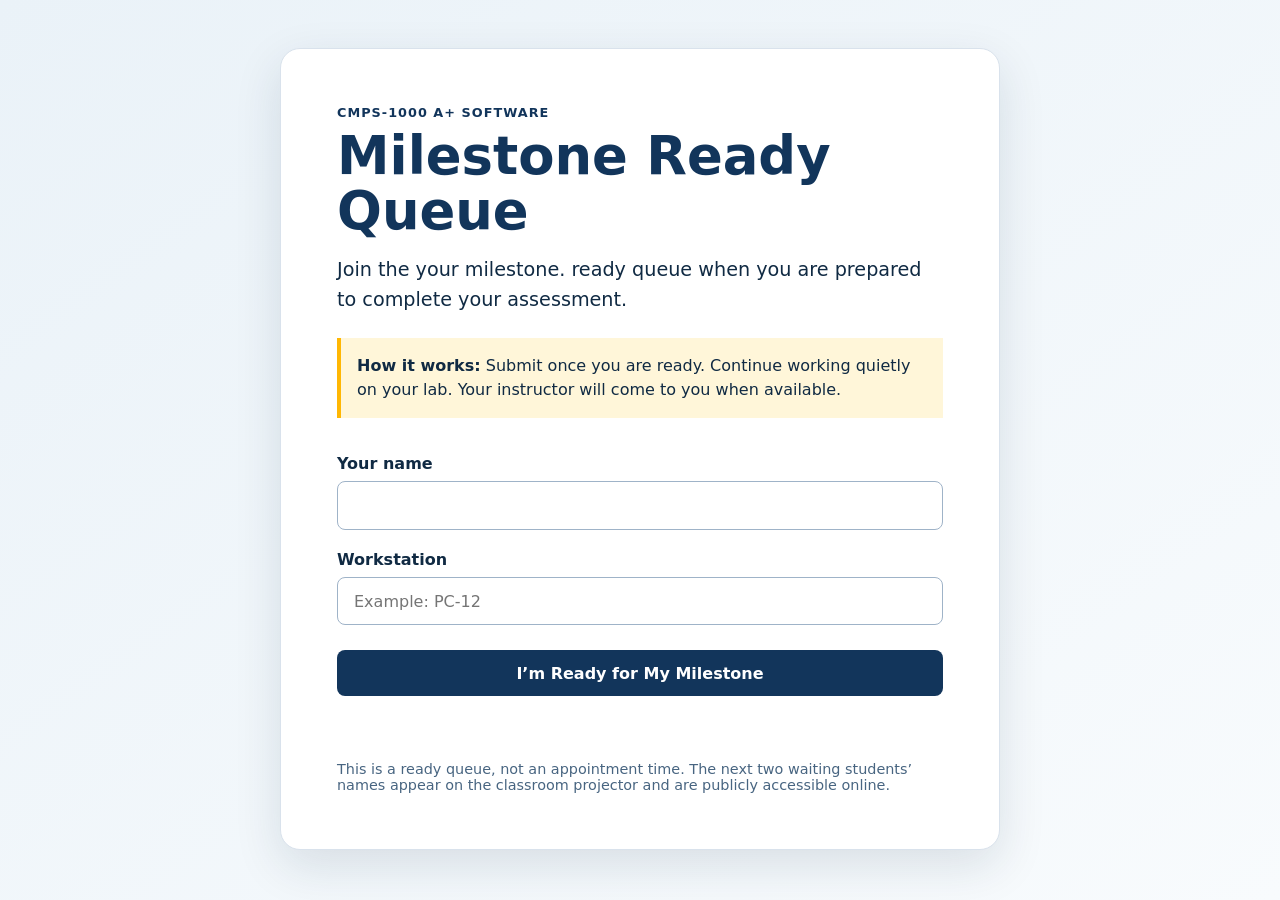
<file: docs/index.html>
<!doctype html>
<html lang="en">
  <head>
    <meta charset="utf-8" />
    <meta name="viewport" content="width=device-width, initial-scale=1" />
    <meta name="theme-color" content="#12355b" />
    <title>Milestone Ready Queue</title>
    <link rel="stylesheet" href="styles.css?v=next-students-1" />
  </head>
  <body>
    <main class="page-shell">
      <section class="card" id="student-view" aria-labelledby="page-title">
        <p class="eyebrow">CMPS-1000 A+ Software</p>
        <h1 id="page-title">Milestone Ready Queue</h1>
        <p class="lead" id="milestone-message">Join the ready queue when you are prepared to complete your milestone assessment.</p>

        <div class="notice">
          <strong>How it works:</strong> Submit once you are ready. Continue working quietly on your lab. Your instructor will come to you when available.
        </div>

        <form id="ready-form" novalidate>
          <label for="student-name">Your name</label>
          <input id="student-name" name="studentName" autocomplete="name" maxlength="80" required />

          <label for="workstation">Workstation</label>
          <input id="workstation" name="workstation" autocomplete="off" maxlength="40" required placeholder="Example: PC-12" />

          <button type="submit" id="submit-button">I’m Ready for My Milestone</button>
          <p class="form-status" id="form-status" role="status" aria-live="polite"></p>
        </form>

        <p class="fine-print">This is a ready queue, not an appointment time. The next two waiting students’ names appear on the classroom projector and are publicly accessible online.</p>
      </section>

      
<section class="projector" id="projector-view" hidden aria-labelledby="projector-title">
  <div class="projector-header">
    <p class="eyebrow">CMPS-1000 A+ Software</p>
    <h1 id="projector-title">Ready for your milestone?</h1>
    <p class="lead" id="projector-message">Scan the code when you are ready.</p>
    <p class="next-students" id="next-students" role="status" aria-live="polite">Checking who is up next…</p>
    <p class="projector-waiting-count" id="projector-waiting-count" role="status" aria-live="polite">Checking how many students are waiting…</p>
  </div>

  <div class="projector-content">
    <div class="qr-wrap">
      <img id="qr-code"
           src="ready-queue-qr.svg?v=20261023"
           alt="QR code for the milestone ready queue">
    </div>

    <div class="projector-instructions">
      <h2>Join the Queue</h2>
      <p>1. Scan the QR code</p>
      <p>2. Enter your name and workstation</p>
      <p>3. Continue working until I arrive</p>
    </div>
  </div>
</section>
    </main>

    <script src="config.js?v=20261023"></script>
    <script src="app.js?v=next-students-1"></script>
  </body>
</html>
</file>
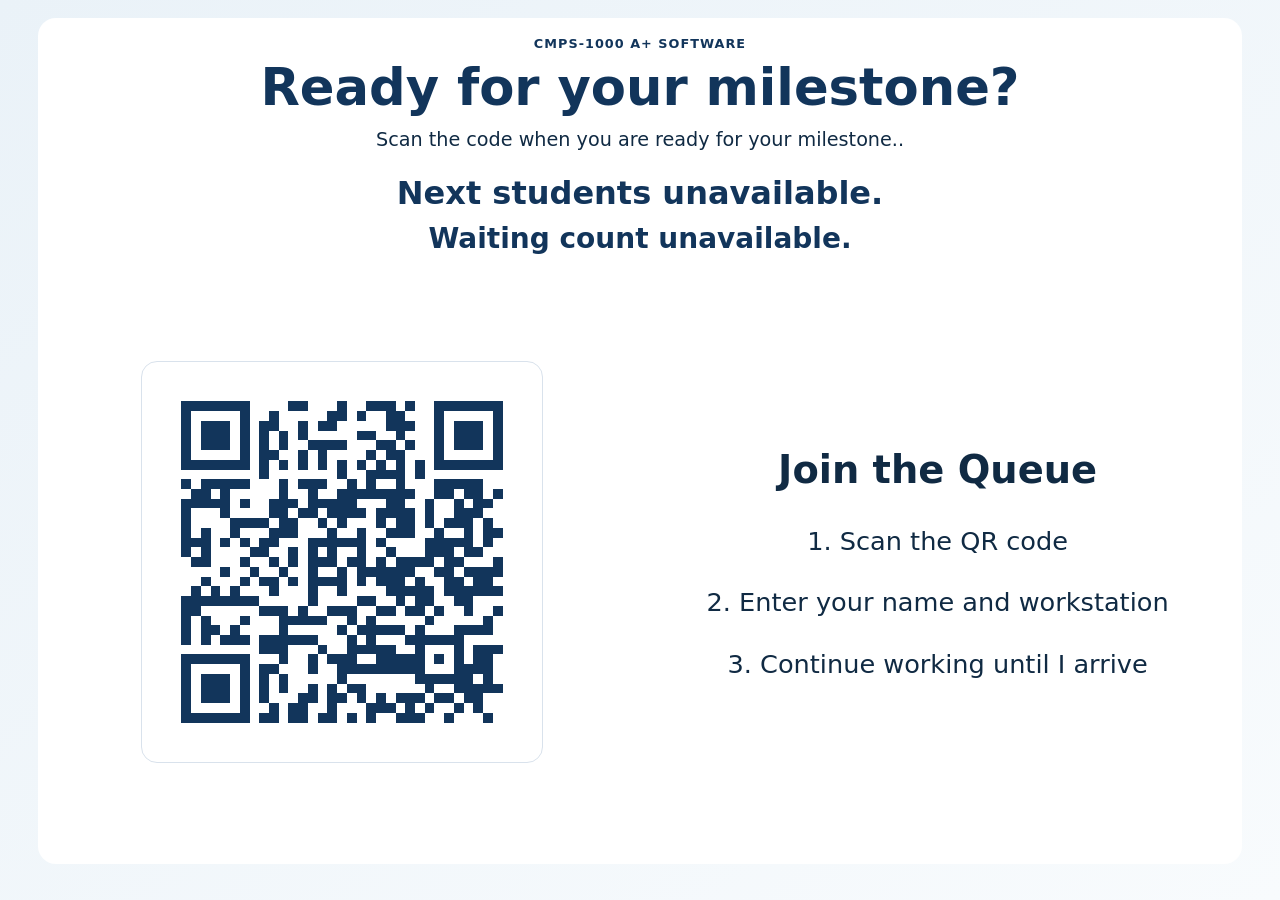
<file: docs/signup/index.html>
<!DOCTYPE html>
<html lang="en">
<head>
  <meta charset="UTF-8">
  <meta http-equiv="refresh" content="0;url=../?projector=1">
  <title>Milestone SignUp Redirect</title>
</head>
<body>
  <p>Redirecting to projector display...</p>
</body>
</html>
</file>
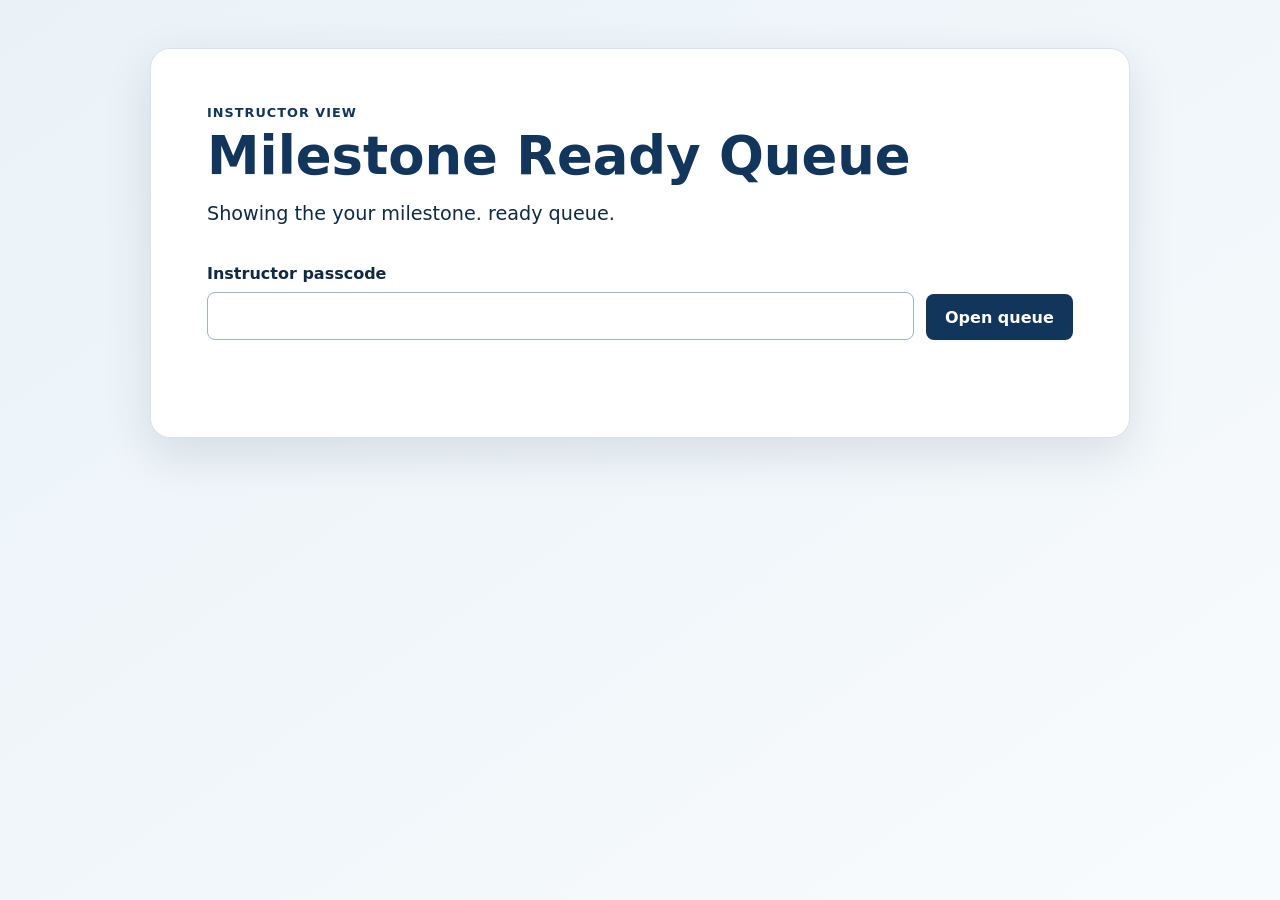
<file: docs/admin.html>
<!doctype html>
<html lang="en">
  <head>
    <meta charset="utf-8" />
    <meta name="viewport" content="width=device-width, initial-scale=1" />
    <meta name="robots" content="noindex,nofollow" />
    <title>Milestone Ready Queue — Instructor</title>
    <link rel="stylesheet" href="styles.css" />
  </head>
  <body>
    <main class="page-shell instructor-shell">
      <section class="card" aria-labelledby="dashboard-title">
        <p class="eyebrow">Instructor view</p>
        <h1 id="dashboard-title">Milestone Ready Queue</h1>
        <p class="lead" id="dashboard-milestone"></p>

        <form id="admin-form" class="admin-form">
          <label for="admin-key">Instructor passcode</label>
          <div class="inline-form">
            <input id="admin-key" type="password" autocomplete="current-password" required />
            <button type="submit">Open queue</button>
          </div>
          <p class="form-status" id="admin-status" role="status" aria-live="polite"></p>
        </form>

        <section id="queue-section" hidden aria-live="polite">
          <div class="queue-toolbar">
            <p id="queue-count"></p>
            <button class="secondary" id="refresh-button" type="button">Refresh</button>
          </div>
          <div id="queue-list" class="queue-list"></div>
        </section>
      </section>
    </main>
    <script src="config.js"></script>
    <script src="admin.js"></script>
  </body>
</html>
</file>
<file: docs/styles.css>
:root { --ink: #102a43; --blue: #12355b; --accent: #ffb703; --paper: #f7fafc; --line: #d9e2ec; --success: #1b7f4a; }
* { box-sizing: border-box; }
body { margin: 0; min-height: 100vh; font-family: "Segoe UI", system-ui, sans-serif; color: var(--ink); background: linear-gradient(145deg, #eaf2f8, #f8fbfd); }
.page-shell { width: min(100% - 2rem, 720px); margin: 0 auto; padding: 3rem 0; }
.instructor-shell { width: min(100% - 2rem, 980px); }
.card { background: #fff; border: 1px solid var(--line); border-radius: 20px; box-shadow: 0 16px 48px rgba(16, 42, 67, .12); padding: clamp(1.5rem, 5vw, 3.5rem); }
.eyebrow { margin: 0 0 .5rem; color: var(--blue); font-weight: 700; letter-spacing: .08em; text-transform: uppercase; font-size: .8rem; }
h1 { margin: 0; color: var(--blue); font-size: clamp(2rem, 6vw, 3.3rem); line-height: 1.05; }
.lead { font-size: 1.2rem; line-height: 1.55; margin: 1rem 0 1.5rem; }
.notice { padding: 1rem; margin: 1.5rem 0; background: #fff6d9; border-left: 4px solid var(--accent); line-height: 1.5; }
form { display: grid; gap: .55rem; }
label { font-weight: 700; margin-top: .7rem; }
input { width: 100%; padding: .85rem 1rem; border: 1px solid #9fb3c8; border-radius: 8px; font: inherit; }
input:focus { outline: 3px solid rgba(255, 183, 3, .45); outline-offset: 1px; }
button { cursor: pointer; border: 0; border-radius: 8px; padding: .85rem 1.2rem; margin-top: 1rem; background: var(--blue); color: #fff; font: inherit; font-weight: 700; }
button:hover { background: #0d2846; } button:disabled { cursor: help; opacity: .65; }
button.secondary { background: #e8f1f8; color: var(--blue); } button.secondary:hover { background: #d8e8f4; }
.form-status { min-height: 1.5rem; margin: .5rem 0 0; line-height: 1.5; }.form-status.success { color: var(--success); font-weight: 700; font-size: 1.05rem; }
.fine-print { margin: 1.5rem 0 0; color: #486581; font-size: .9rem; }
.projector { text-align: center; max-width: 920px; margin: 0 auto; }.projector h1 { font-size: clamp(2.5rem, 8vw, 5rem); }.qr-wrap { display: inline-block; margin: 1rem auto; padding: 1.25rem; background: #fff; border: 1px solid var(--line); border-radius: 16px; }.projector-instruction { font-size: clamp(1.1rem, 3vw, 1.6rem); max-width: 760px; margin: 1rem auto 0; line-height: 1.5; }
.inline-form { display: flex; gap: .75rem; align-items: end; }.inline-form input { flex: 1; }.inline-form button { margin-top: 0; white-space: nowrap; }
.queue-toolbar { display: flex; justify-content: space-between; align-items: center; gap: 1rem; margin-top: 2rem; }.queue-toolbar button { margin-top: 0; }
.queue-list { display: grid; gap: .75rem; }.queue-item { display: flex; justify-content: space-between; align-items: center; gap: 1rem; padding: 1rem; border: 1px solid var(--line); border-radius: 10px; }.queue-item h2 { margin: 0; font-size: 1.15rem; }.queue-item p { margin: .35rem 0 0; color: #486581; }.queue-actions { display: flex; flex-wrap: wrap; gap: .5rem; }.queue-actions button { margin: 0; padding: .6rem .8rem; font-size: .9rem; }
@media (max-width: 640px) { .page-shell { padding: 1rem 0; }.inline-form, .queue-item { align-items: stretch; flex-direction: column; }.inline-form button { width: 100%; }.queue-actions button { flex: 1; } }


/* Full-screen classroom projector display */
body:has(#projector-view:not([hidden])) {
  margin: 0;
}

body:has(#projector-view:not([hidden])) .page-shell {
  width: 100%;
  max-width: none;
  min-height: 100vh;
  padding: 2vh 3vw;
  box-sizing: border-box;
}

#projector-view:not([hidden]) {
  display: flex;
  flex-direction: column;
  width: 100%;
  max-width: none;
  height: 94vh;
  box-sizing: border-box;
  padding: 2vh 3vw;
  border-radius: 18px;
  background: #fff;
}

.projector-header {
  text-align: center;
}

.projector-header h1 {
  font-size: clamp(2rem, 4vw, 4rem);
  margin: 0.2em 0;
}

.projector-header .lead {
  margin: 0.3em 0 1em;
}

.projector-waiting-count {
  min-height: 1.5rem;
  margin: 0.2em 0 0.8em;
  color: var(--blue);
  font-size: clamp(1.15rem, 2.5vw, 1.75rem);
  font-weight: 700;
}

.projector-content {
  display: grid;
  grid-template-columns: 1fr 1fr;
  align-items: center;
  gap: 5vw;
  flex: 1;
  min-height: 0;
}

#projector-view .qr-wrap {
  display: flex;
  align-items: center;
  justify-content: center;
  min-height: 0;
}

#projector-view .qr-wrap img {
  display: block;
  width: min(100%, 55vh);
  height: auto;
  max-height: 100%;
  object-fit: contain;
}

.projector-instructions h2 {
  font-size: clamp(1.8rem, 3vw, 3rem);
}

.projector-instructions p {
  font-size: clamp(1.2rem, 2vw, 2rem);
  line-height: 1.4;
}

@media (max-width: 700px) {
  .projector-content {
    grid-template-columns: 1fr;
    gap: 1rem;
  }

  #projector-view:not([hidden]) {
    height: auto;
    min-height: 94vh;
  }

  #projector-view .qr-wrap img {
    width: min(65vw, 35vh);
  }
}

.next-students { margin: .3em 0; color: var(--blue); font-size: clamp(1.3rem, 2.7vw, 2rem); font-weight: 700; overflow-wrap: anywhere; }
</file>
